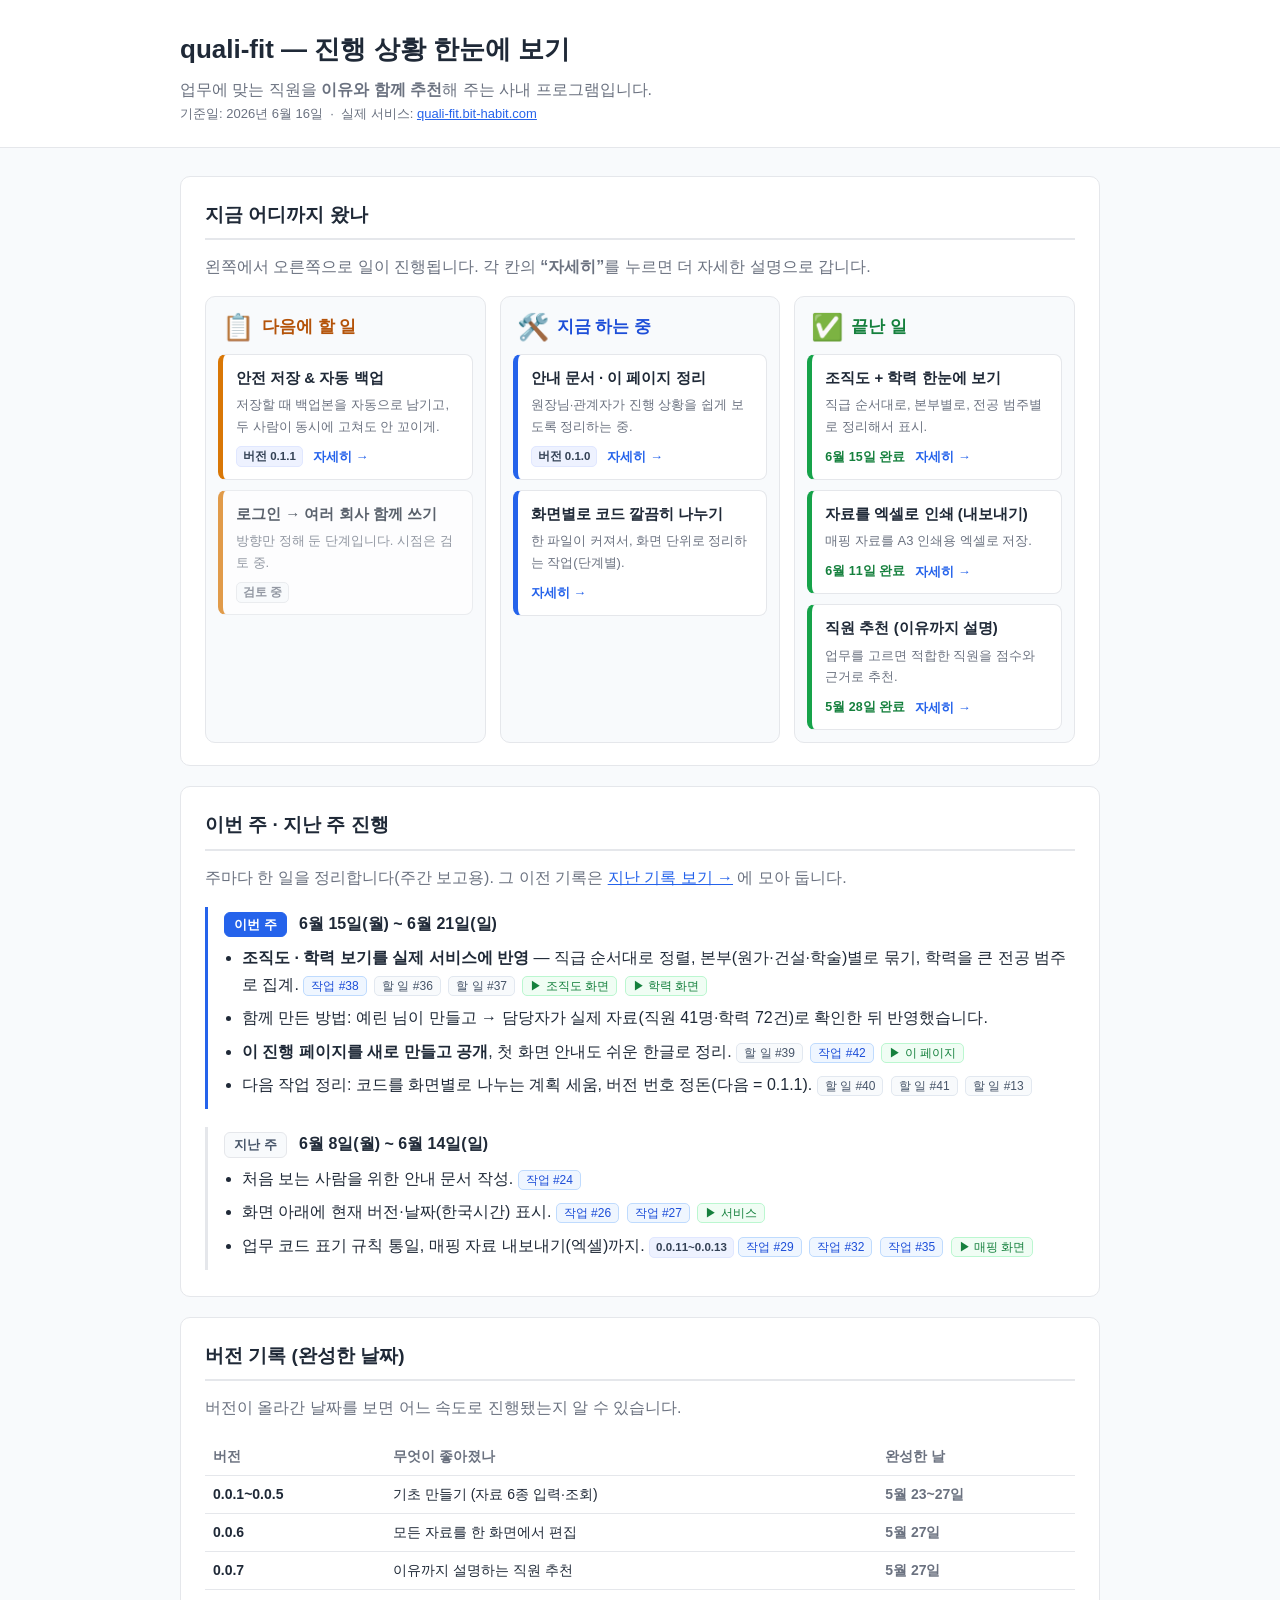
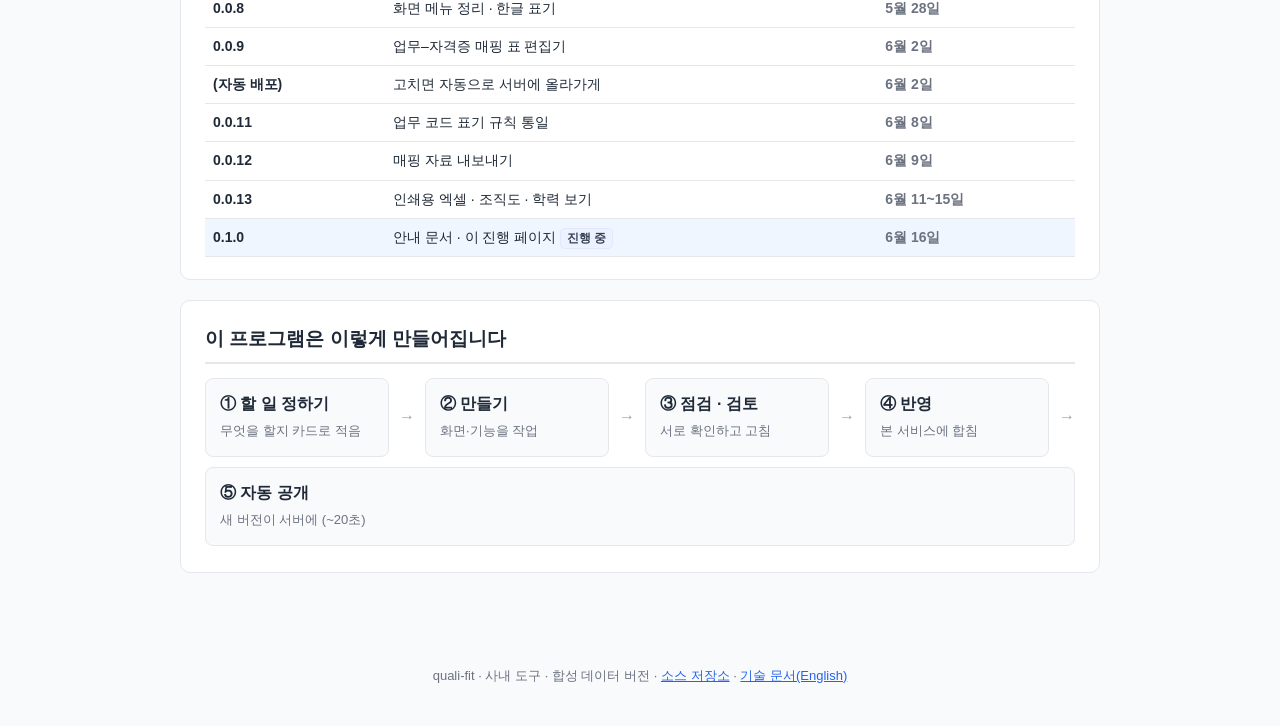
<file: docs/index.html>
<!DOCTYPE html>
<html lang="ko">
<head>
  <meta charset="utf-8">
  <meta name="viewport" content="width=device-width, initial-scale=1">
  <title>quali-fit — 진행 상황 한눈에 보기</title>
  <link rel="stylesheet" href="style.css">
</head>
<body>

<header class="site">
  <div class="wrap">
    <h1>quali-fit — 진행 상황 한눈에 보기</h1>
    <p>업무에 맞는 직원을 <strong>이유와 함께 추천</strong>해 주는 사내 프로그램입니다.</p>
    <p class="updated">기준일: 2026년 6월 16일 &nbsp;·&nbsp; 실제 서비스:
       <a href="https://quali-fit.bit-habit.com">quali-fit.bit-habit.com</a></p>
  </div>
</header>

<main>
<div class="wrap">

  <!-- 1. 진행 보드 -->
  <section class="card">
    <h2>지금 어디까지 왔나</h2>
    <p class="lead">왼쪽에서 오른쪽으로 일이 진행됩니다. 각 칸의 <strong>“자세히”</strong>를 누르면 더 자세한 설명으로 갑니다.</p>

    <div class="board">

      <!-- 다음 할 일 -->
      <div class="col col-todo">
        <div class="col-head"><span class="ico">📋</span> 다음에 할 일</div>

        <div class="kanban">
          <div class="title">안전 저장 &amp; 자동 백업</div>
          <div class="note">저장할 때 백업본을 자동으로 남기고, 두 사람이 동시에 고쳐도 안 꼬이게.</div>
          <div class="meta"><span class="vchip">버전 0.1.1</span>
            <a class="more" href="https://github.com/bookseal/quali-fit/issues/13">자세히 →</a></div>
        </div>

        <div class="kanban dim">
          <div class="title">로그인 → 여러 회사 함께 쓰기</div>
          <div class="note">방향만 정해 둔 단계입니다. 시점은 검토 중.</div>
          <div class="meta"><span class="vchip later">검토 중</span></div>
        </div>
      </div>

      <!-- 진행 중 -->
      <div class="col col-doing">
        <div class="col-head"><span class="ico">🛠️</span> 지금 하는 중</div>

        <div class="kanban">
          <div class="title">안내 문서 · 이 페이지 정리</div>
          <div class="note">원장님·관계자가 진행 상황을 쉽게 보도록 정리하는 중.</div>
          <div class="meta"><span class="vchip">버전 0.1.0</span>
            <a class="more" href="https://github.com/bookseal/quali-fit/issues/39">자세히 →</a></div>
        </div>

        <div class="kanban">
          <div class="title">화면별로 코드 깔끔히 나누기</div>
          <div class="note">한 파일이 커져서, 화면 단위로 정리하는 작업(단계별).</div>
          <div class="meta">
            <a class="more" href="https://github.com/bookseal/quali-fit/issues/40">자세히 →</a></div>
        </div>
      </div>

      <!-- 완료 -->
      <div class="col col-done">
        <div class="col-head"><span class="ico">✅</span> 끝난 일</div>

        <div class="kanban">
          <div class="title">조직도 + 학력 한눈에 보기</div>
          <div class="note">직급 순서대로, 본부별로, 전공 범주별로 정리해서 표시.</div>
          <div class="meta"><span class="date">6월 15일 완료</span>
            <a class="more" href="https://github.com/bookseal/quali-fit/pull/38">자세히 →</a></div>
        </div>

        <div class="kanban">
          <div class="title">자료를 엑셀로 인쇄 (내보내기)</div>
          <div class="note">매핑 자료를 A3 인쇄용 엑셀로 저장.</div>
          <div class="meta"><span class="date">6월 11일 완료</span>
            <a class="more" href="https://github.com/bookseal/quali-fit/pull/35">자세히 →</a></div>
        </div>

        <div class="kanban">
          <div class="title">직원 추천 (이유까지 설명)</div>
          <div class="note">업무를 고르면 적합한 직원을 점수와 근거로 추천.</div>
          <div class="meta"><span class="date">5월 28일 완료</span>
            <a class="more" href="https://github.com/bookseal/quali-fit/pull/11">자세히 →</a></div>
        </div>
      </div>

    </div>
  </section>

  <!-- 2. 이번 주 / 지난 주 -->
  <section class="card">
    <h2>이번 주 · 지난 주 진행</h2>
    <p class="lead">주마다 한 일을 정리합니다(주간 보고용). 그 이전 기록은
       <a href="history.html">지난 기록 보기 →</a> 에 모아 둡니다.</p>

    <div class="week current">
      <h3><span class="wk-tag now">이번 주</span> 6월 15일(월) ~ 6월 21일(일)</h3>
      <ul>
        <li><strong>조직도 · 학력 보기를 실제 서비스에 반영</strong> —
            직급 순서대로 정렬, 본부(원가·건설·학술)별로 묶기, 학력을 큰 전공 범주로 집계.
          <span class="refs">
            <a class="pr"  href="https://github.com/bookseal/quali-fit/pull/38">작업 #38</a>
            <a class="iss" href="https://github.com/bookseal/quali-fit/issues/36">할 일 #36</a>
            <a class="iss" href="https://github.com/bookseal/quali-fit/issues/37">할 일 #37</a>
            <a class="live" href="https://quali-fit.bit-habit.com/?mode=manage&amp;cat=employee_group&amp;svc=employee">▶ 조직도 화면</a>
            <a class="live" href="https://quali-fit.bit-habit.com/?mode=manage&amp;cat=employee_group&amp;svc=education">▶ 학력 화면</a>
          </span>
        </li>
        <li>함께 만든 방법: 예린 님이 만들고 → 담당자가 실제 자료(직원 41명·학력 72건)로 확인한 뒤 반영했습니다.</li>
        <li><strong>이 진행 페이지를 새로 만들고 공개</strong>, 첫 화면 안내도 쉬운 한글로 정리.
          <span class="refs">
            <a class="iss" href="https://github.com/bookseal/quali-fit/issues/39">할 일 #39</a>
            <a class="pr"  href="https://github.com/bookseal/quali-fit/pull/42">작업 #42</a>
            <a class="live" href="https://bookseal.github.io/quali-fit/">▶ 이 페이지</a>
          </span>
        </li>
        <li>다음 작업 정리: 코드를 화면별로 나누는 계획 세움, 버전 번호 정돈(다음 = 0.1.1).
          <span class="refs">
            <a class="iss" href="https://github.com/bookseal/quali-fit/issues/40">할 일 #40</a>
            <a class="iss" href="https://github.com/bookseal/quali-fit/issues/41">할 일 #41</a>
            <a class="iss" href="https://github.com/bookseal/quali-fit/issues/13">할 일 #13</a>
          </span>
        </li>
      </ul>
    </div>

    <div class="week">
      <h3><span class="wk-tag">지난 주</span> 6월 8일(월) ~ 6월 14일(일)</h3>
      <ul>
        <li>처음 보는 사람을 위한 안내 문서 작성.
          <span class="refs"><a class="pr" href="https://github.com/bookseal/quali-fit/pull/24">작업 #24</a></span>
        </li>
        <li>화면 아래에 현재 버전·날짜(한국시간) 표시.
          <span class="refs">
            <a class="pr" href="https://github.com/bookseal/quali-fit/pull/26">작업 #26</a>
            <a class="pr" href="https://github.com/bookseal/quali-fit/pull/27">작업 #27</a>
            <a class="live" href="https://quali-fit.bit-habit.com">▶ 서비스</a>
          </span>
        </li>
        <li>업무 코드 표기 규칙 통일, 매핑 자료 내보내기(엑셀)까지. <span class="vchip">0.0.11~0.0.13</span>
          <span class="refs">
            <a class="pr" href="https://github.com/bookseal/quali-fit/pull/29">작업 #29</a>
            <a class="pr" href="https://github.com/bookseal/quali-fit/pull/32">작업 #32</a>
            <a class="pr" href="https://github.com/bookseal/quali-fit/pull/35">작업 #35</a>
            <a class="live" href="https://quali-fit.bit-habit.com/?mode=manage&amp;cat=work_group&amp;svc=work_code_cert_map">▶ 매핑 화면</a>
          </span>
        </li>
      </ul>
    </div>
  </section>

  <!-- 3. 버전 기록 -->
  <section class="card">
    <h2>버전 기록 (완성한 날짜)</h2>
    <p class="lead">버전이 올라간 날짜를 보면 어느 속도로 진행됐는지 알 수 있습니다.</p>
    <table class="vh">
      <thead><tr><th>버전</th><th>무엇이 좋아졌나</th><th>완성한 날</th></tr></thead>
      <tbody>
        <tr><td class="v">0.0.1~0.0.5</td><td>기초 만들기 (자료 6종 입력·조회)</td><td class="d">5월 23~27일</td></tr>
        <tr><td class="v">0.0.6</td><td>모든 자료를 한 화면에서 편집</td><td class="d">5월 27일</td></tr>
        <tr><td class="v">0.0.7</td><td>이유까지 설명하는 직원 추천</td><td class="d">5월 27일</td></tr>
        <tr><td class="v">0.0.8</td><td>화면 메뉴 정리 · 한글 표기</td><td class="d">5월 28일</td></tr>
        <tr><td class="v">0.0.9</td><td>업무–자격증 매핑 표 편집기</td><td class="d">6월 2일</td></tr>
        <tr><td class="v">(자동 배포)</td><td>고치면 자동으로 서버에 올라가게</td><td class="d">6월 2일</td></tr>
        <tr><td class="v">0.0.11</td><td>업무 코드 표기 규칙 통일</td><td class="d">6월 8일</td></tr>
        <tr><td class="v">0.0.12</td><td>매핑 자료 내보내기</td><td class="d">6월 9일</td></tr>
        <tr><td class="v">0.0.13</td><td>인쇄용 엑셀 · 조직도 · 학력 보기</td><td class="d">6월 11~15일</td></tr>
        <tr class="cur"><td class="v">0.1.0</td><td>안내 문서 · 이 진행 페이지 <span class="vchip">진행 중</span></td><td class="d">6월 16일</td></tr>
      </tbody>
    </table>
  </section>

  <!-- 4. 만들어지는 과정 (쉬운 설명) -->
  <section class="card">
    <h2>이 프로그램은 이렇게 만들어집니다</h2>
    <div class="flow">
      <div class="step"><span class="k">① 할 일 정하기</span><span class="d">무엇을 할지 카드로 적음</span></div>
      <div class="arrow">→</div>
      <div class="step"><span class="k">② 만들기</span><span class="d">화면·기능을 작업</span></div>
      <div class="arrow">→</div>
      <div class="step"><span class="k">③ 점검 · 검토</span><span class="d">서로 확인하고 고침</span></div>
      <div class="arrow">→</div>
      <div class="step"><span class="k">④ 반영</span><span class="d">본 서비스에 합침</span></div>
      <div class="arrow">→</div>
      <div class="step"><span class="k">⑤ 자동 공개</span><span class="d">새 버전이 서버에 (~20초)</span></div>
    </div>
  </section>

</div>
</main>

<footer class="site">
  <div class="wrap">
    quali-fit · 사내 도구 · 합성 데이터 버전 ·
    <a href="https://github.com/bookseal/quali-fit">소스 저장소</a> ·
    <a href="https://github.com/bookseal/quali-fit/blob/main/README.en.md">기술 문서(English)</a>
  </div>
</footer>

</body>
</html>
</file>
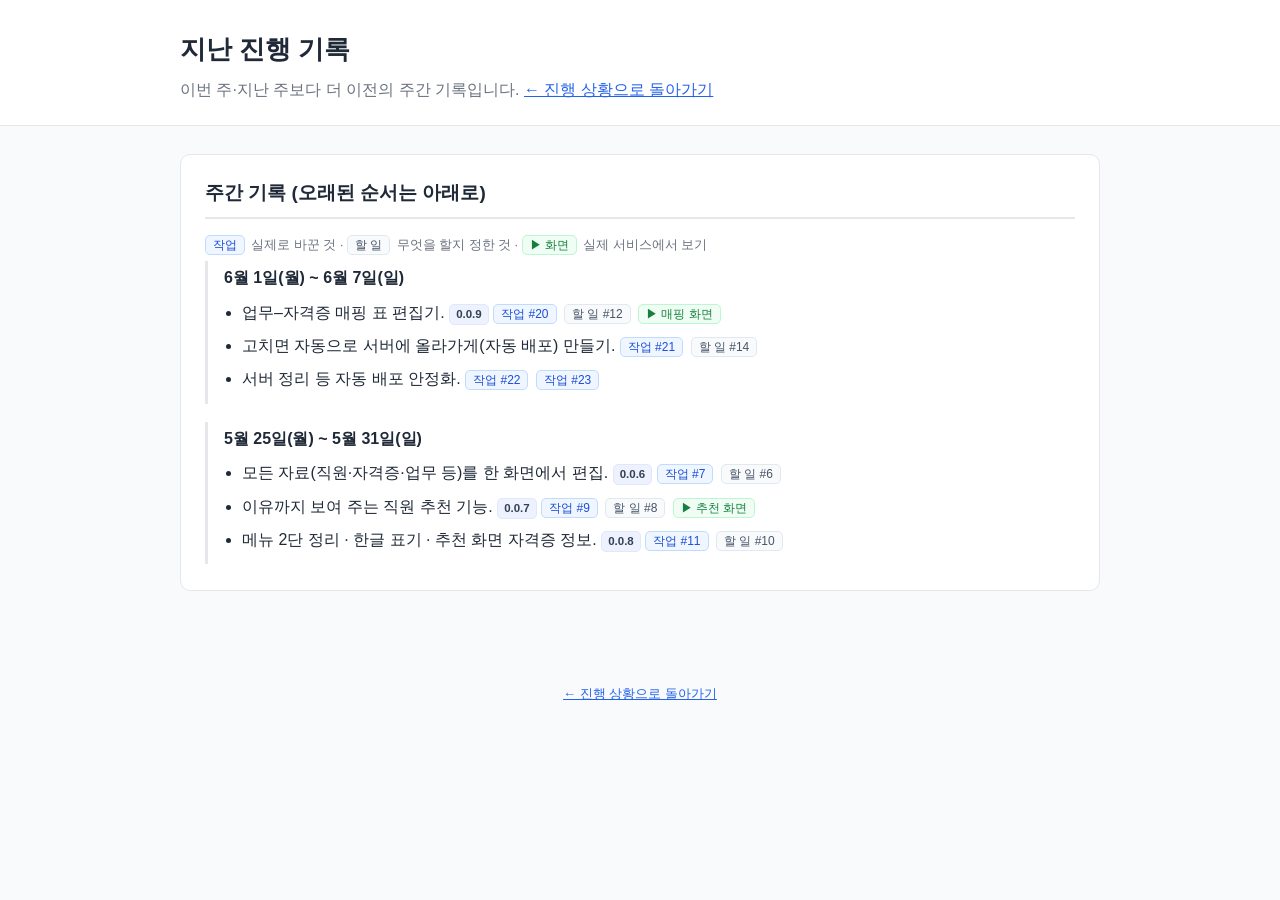
<file: docs/history.html>
<!DOCTYPE html>
<html lang="ko">
<head>
  <meta charset="utf-8">
  <meta name="viewport" content="width=device-width, initial-scale=1">
  <title>quali-fit — 지난 진행 기록</title>
  <link rel="stylesheet" href="style.css">
</head>
<body>

<header class="site">
  <div class="wrap">
    <h1>지난 진행 기록</h1>
    <p>이번 주·지난 주보다 더 이전의 주간 기록입니다.
       <a href="index.html">← 진행 상황으로 돌아가기</a></p>
  </div>
</header>

<main>
<div class="wrap">

  <section class="card">
    <h2>주간 기록 (오래된 순서는 아래로)</h2>
    <p class="legend">
      <span class="refs"><a class="pr" href="https://github.com/bookseal/quali-fit/pulls">작업</a></span> 실제로 바꾼 것 ·
      <span class="refs"><a class="iss" href="https://github.com/bookseal/quali-fit/issues">할 일</a></span> 무엇을 할지 정한 것 ·
      <span class="refs"><a class="live" href="https://quali-fit.bit-habit.com">▶ 화면</a></span> 실제 서비스에서 보기
    </p>

    <div class="week">
      <h3>6월 1일(월) ~ 6월 7일(일)</h3>
      <ul>
        <li>업무–자격증 매핑 표 편집기. <span class="vchip">0.0.9</span>
          <span class="refs">
            <a class="pr"  href="https://github.com/bookseal/quali-fit/pull/20">작업 #20</a>
            <a class="iss" href="https://github.com/bookseal/quali-fit/issues/12">할 일 #12</a>
            <a class="live" href="https://quali-fit.bit-habit.com/?mode=manage&amp;cat=work_group&amp;svc=work_code_cert_map">▶ 매핑 화면</a>
          </span>
        </li>
        <li>고치면 자동으로 서버에 올라가게(자동 배포) 만들기.
          <span class="refs">
            <a class="pr"  href="https://github.com/bookseal/quali-fit/pull/21">작업 #21</a>
            <a class="iss" href="https://github.com/bookseal/quali-fit/issues/14">할 일 #14</a>
          </span>
        </li>
        <li>서버 정리 등 자동 배포 안정화.
          <span class="refs">
            <a class="pr" href="https://github.com/bookseal/quali-fit/pull/22">작업 #22</a>
            <a class="pr" href="https://github.com/bookseal/quali-fit/pull/23">작업 #23</a>
          </span>
        </li>
      </ul>
    </div>

    <div class="week">
      <h3>5월 25일(월) ~ 5월 31일(일)</h3>
      <ul>
        <li>모든 자료(직원·자격증·업무 등)를 한 화면에서 편집. <span class="vchip">0.0.6</span>
          <span class="refs">
            <a class="pr"  href="https://github.com/bookseal/quali-fit/pull/7">작업 #7</a>
            <a class="iss" href="https://github.com/bookseal/quali-fit/issues/6">할 일 #6</a>
          </span>
        </li>
        <li>이유까지 보여 주는 직원 추천 기능. <span class="vchip">0.0.7</span>
          <span class="refs">
            <a class="pr"  href="https://github.com/bookseal/quali-fit/pull/9">작업 #9</a>
            <a class="iss" href="https://github.com/bookseal/quali-fit/issues/8">할 일 #8</a>
            <a class="live" href="https://quali-fit.bit-habit.com/?mode=recommend">▶ 추천 화면</a>
          </span>
        </li>
        <li>메뉴 2단 정리 · 한글 표기 · 추천 화면 자격증 정보. <span class="vchip">0.0.8</span>
          <span class="refs">
            <a class="pr"  href="https://github.com/bookseal/quali-fit/pull/11">작업 #11</a>
            <a class="iss" href="https://github.com/bookseal/quali-fit/issues/10">할 일 #10</a>
          </span>
        </li>
      </ul>
    </div>

  </section>

</div>
</main>

<footer class="site">
  <div class="wrap">
    <a href="index.html">← 진행 상황으로 돌아가기</a>
  </div>
</footer>

</body>
</html>
</file>
<file: docs/style.css>
/* quali-fit 로드맵/진행 docs — 순수 정적 CSS (빌드 없음).
   원칙: 정적·확실, 노트북/모니터 폭 기준, 인쇄(A4) 가능, 외부 의존 없음. */

:root {
  --ink: #1f2937;
  --muted: #6b7280;
  --line: #e5e7eb;
  --bg: #ffffff;
  --soft: #f8fafc;
  --accent: #2563eb;
  --done: #16a34a;
  --next: #d97706;
  --later: #94a3b8;
  --maxw: 960px;
}

* { box-sizing: border-box; }

body {
  margin: 0;
  color: var(--ink);
  background: var(--soft);
  font-family: -apple-system, BlinkMacSystemFont, "Apple SD Gothic Neo",
    "Malgun Gothic", "Noto Sans KR", "Segoe UI", sans-serif;
  line-height: 1.65;
}

.wrap { max-width: var(--maxw); margin: 0 auto; padding: 0 20px; }

header.site {
  background: var(--bg);
  border-bottom: 1px solid var(--line);
}
header.site .wrap { padding-top: 28px; padding-bottom: 22px; }
header.site h1 { margin: 0 0 6px; font-size: 26px; }
header.site p { margin: 0; color: var(--muted); }
.updated { font-size: 13px; color: var(--muted); margin-top: 10px; }

main .wrap { padding-top: 8px; padding-bottom: 48px; }

section.card {
  background: var(--bg);
  border: 1px solid var(--line);
  border-radius: 10px;
  padding: 22px 24px;
  margin: 20px 0;
}
section.card > h2 {
  margin: 0 0 14px;
  font-size: 19px;
  padding-bottom: 8px;
  border-bottom: 2px solid var(--line);
}
section.card > h2 .num { color: var(--accent); margin-right: 8px; }

p.lead { color: var(--muted); margin-top: 0; }

/* 우리가 일하는 법 — 단계 흐름 (순수 CSS, JS 없음) */
.flow {
  display: flex;
  flex-wrap: wrap;
  gap: 10px;
  margin: 6px 0 4px;
}
.flow .step {
  flex: 1 1 150px;
  background: var(--soft);
  border: 1px solid var(--line);
  border-radius: 8px;
  padding: 12px 14px;
}
.flow .step .k { font-weight: 700; display: block; }
.flow .step .d { font-size: 13px; color: var(--muted); }
.flow .arrow { align-self: center; color: var(--later); font-weight: 700; }

/* 상태 뱃지 */
.badge {
  display: inline-block;
  font-size: 12px;
  font-weight: 700;
  padding: 2px 9px;
  border-radius: 999px;
  vertical-align: middle;
}
.badge.done { background: #dcfce7; color: var(--done); }
.badge.next { background: #fef3c7; color: var(--next); }
.badge.later { background: #f1f5f9; color: var(--later); }

/* 주차별 진행 로그 */
.week {
  border-left: 3px solid var(--line);
  padding: 4px 0 4px 16px;
  margin: 0 0 4px;
}
.week + .week { margin-top: 18px; }
.week.current { border-left-color: var(--accent); }
.week h3 { margin: 0 0 2px; font-size: 16px; }
.week .range { color: var(--muted); font-size: 13px; font-weight: 400; margin-left: 8px; }
.week ul { margin: 8px 0 0; padding-left: 18px; }
.week li { margin: 7px 0; }
.week .ref { color: var(--muted); font-size: 13px; }

/* 근거 칩: PR / 이슈 / 배포 화면 — 한눈에 구분 + 링크 */
.refs { display: inline; }
.refs a {
  display: inline-block;
  font-size: 12px;
  line-height: 1.5;
  padding: 0 7px;
  margin: 2px 3px 0 0;
  border-radius: 5px;
  border: 1px solid;
  text-decoration: none;
  white-space: nowrap;
}
.refs a.pr   { color: #1d4ed8; background: #eff6ff; border-color: #bfdbfe; }
.refs a.iss  { color: #475569; background: #f8fafc; border-color: #e2e8f0; }
.refs a.live { color: #15803d; background: #f0fdf4; border-color: #bbf7d0; }
.refs a:hover { filter: brightness(0.96); }

.legend { font-size: 12.5px; color: var(--muted); margin: 0 0 6px; }

.ver-tag {
  display: inline-block;
  font-size: 11px;
  font-weight: 700;
  color: var(--muted);
  background: var(--soft);
  border: 1px solid var(--line);
  border-radius: 4px;
  padding: 0 5px;
  margin-left: 2px;
}

/* 로드맵 */
.road { list-style: none; margin: 0; padding: 0; }
.road li { padding: 9px 0; border-bottom: 1px solid var(--line); }
.road li:last-child { border-bottom: none; }
.road .ver { font-weight: 700; margin-right: 10px; }
.road .desc { color: var(--muted); }

table.vh { width: 100%; border-collapse: collapse; font-size: 14px; }
table.vh th, table.vh td { text-align: left; padding: 7px 8px; border-bottom: 1px solid var(--line); }
table.vh th { color: var(--muted); font-weight: 600; }
table.vh td.v { font-weight: 700; white-space: nowrap; }

a { color: var(--accent); }
footer.site { color: var(--muted); font-size: 13px; text-align: center; padding: 24px 0 40px; }

/* 진행 보드 (다음 → 진행 중 → 완료) */
.board {
  display: grid;
  grid-template-columns: repeat(3, 1fr);
  gap: 14px;
  margin-top: 8px;
}
.col {
  background: var(--soft);
  border: 1px solid var(--line);
  border-radius: 10px;
  padding: 12px;
}
.col-head {
  display: flex;
  align-items: center;
  gap: 8px;
  font-size: 17px;
  font-weight: 800;
  padding: 4px 4px 12px;
}
.col-head .ico { font-size: 26px; line-height: 1; }
.col-todo .col-head { color: #b45309; }
.col-doing .col-head { color: #1d4ed8; }
.col-done  .col-head { color: #15803d; }

.kanban {
  background: var(--bg);
  border: 1px solid var(--line);
  border-left: 5px solid var(--later);
  border-radius: 8px;
  padding: 11px 13px;
  margin-bottom: 10px;
}
.col-todo  .kanban { border-left-color: #d97706; }
.col-doing .kanban { border-left-color: #2563eb; }
.col-done  .kanban { border-left-color: #16a34a; }
.kanban:last-child { margin-bottom: 0; }
.kanban.dim { opacity: 0.72; }
.kanban .title { font-weight: 700; font-size: 15px; }
.kanban .note { font-size: 13px; color: var(--muted); margin-top: 4px; }
.kanban .meta { margin-top: 9px; display: flex; align-items: center; gap: 10px; flex-wrap: wrap; }
.kanban .date { font-size: 12.5px; font-weight: 700; color: #15803d; }
.kanban .more { font-size: 13px; font-weight: 700; text-decoration: none; }
.kanban .more:hover { text-decoration: underline; }

.vchip {
  display: inline-block;
  font-size: 11.5px; font-weight: 700;
  color: #334155; background: #eef2ff;
  border: 1px solid #e0e7ff; border-radius: 5px;
  padding: 0 6px;
}
.vchip.later { color: var(--muted); background: var(--soft); border-color: var(--line); }

/* 주차 태그 */
.wk-tag {
  display: inline-block;
  font-size: 13px; font-weight: 800;
  color: #475569; background: var(--soft);
  border: 1px solid var(--line); border-radius: 6px;
  padding: 1px 9px; margin-right: 8px;
}
.wk-tag.now { color: #fff; background: var(--accent); border-color: var(--accent); }

/* 버전 표 — 완성 날짜 열 */
table.vh td.d { white-space: nowrap; color: var(--muted); font-weight: 600; }
table.vh tr.cur td { background: #eff6ff; }

/* 좁은 화면(노트북 작은 폭/태블릿)에서 보드는 세로로 쌓기 */
@media (max-width: 760px) {
  .board { grid-template-columns: 1fr; }
}

/* 인쇄(A4) — 주간 성과보고 출력용 */
@media print {
  .board { grid-template-columns: repeat(3, 1fr); }
  .col, .kanban { break-inside: avoid; }
  body { background: #fff; }
  section.card { border: none; padding: 8px 0; margin: 8px 0; page-break-inside: avoid; }
  header.site { border-bottom: 1px solid #000; }
  a { color: #000; text-decoration: none; }
  .badge { border: 1px solid #999; }
}
</file>
